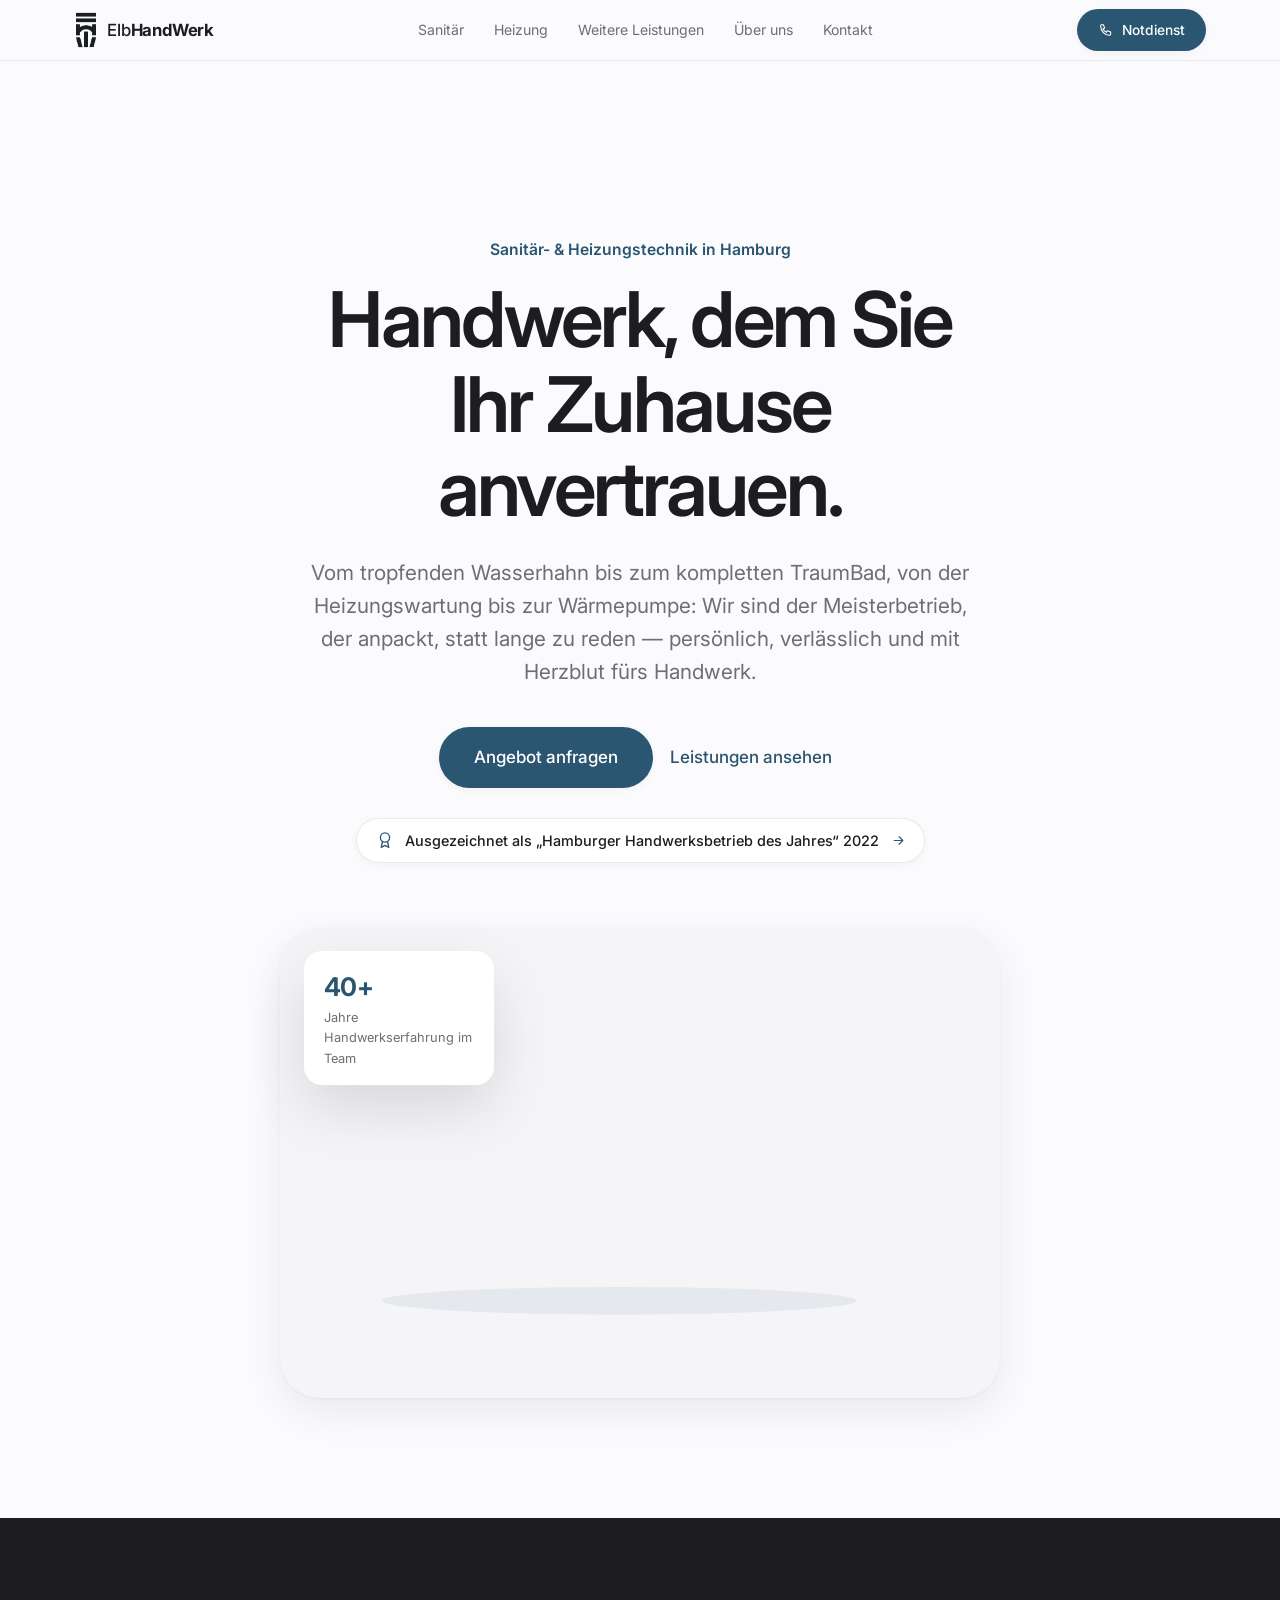
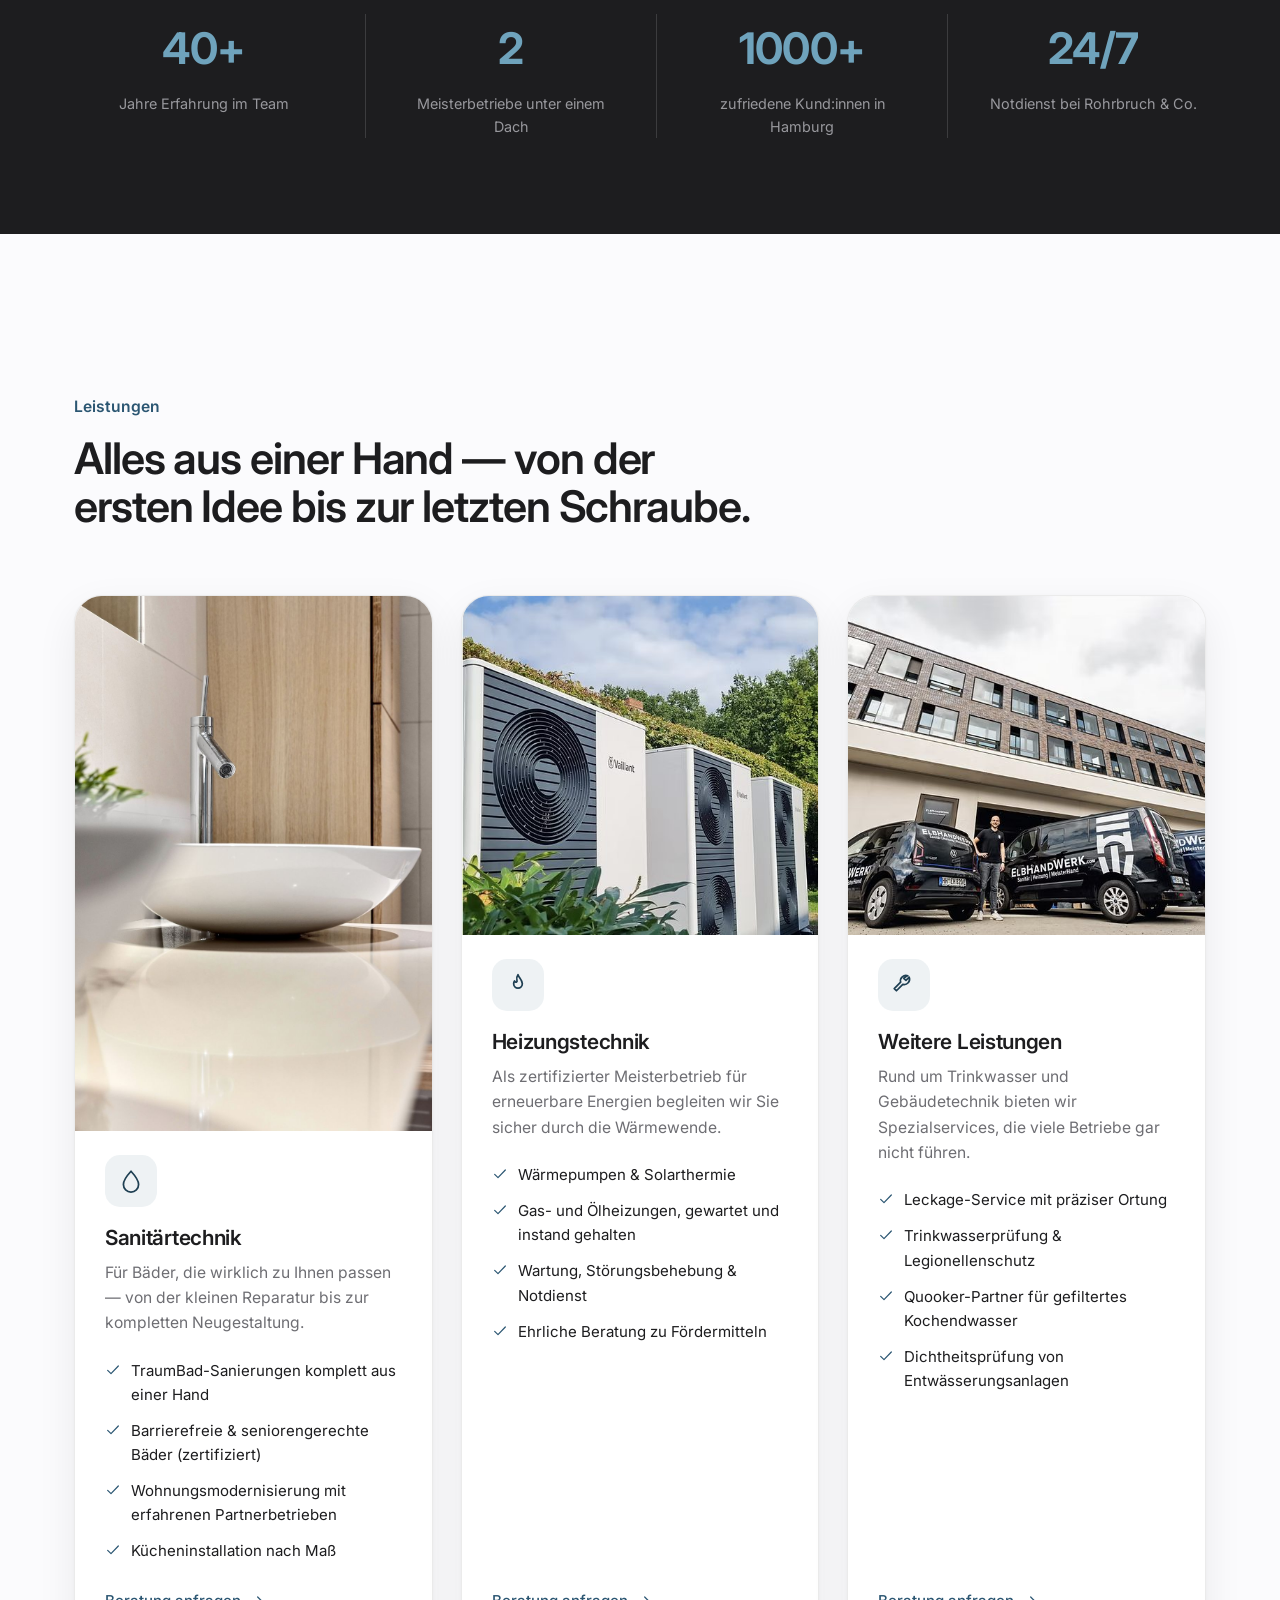
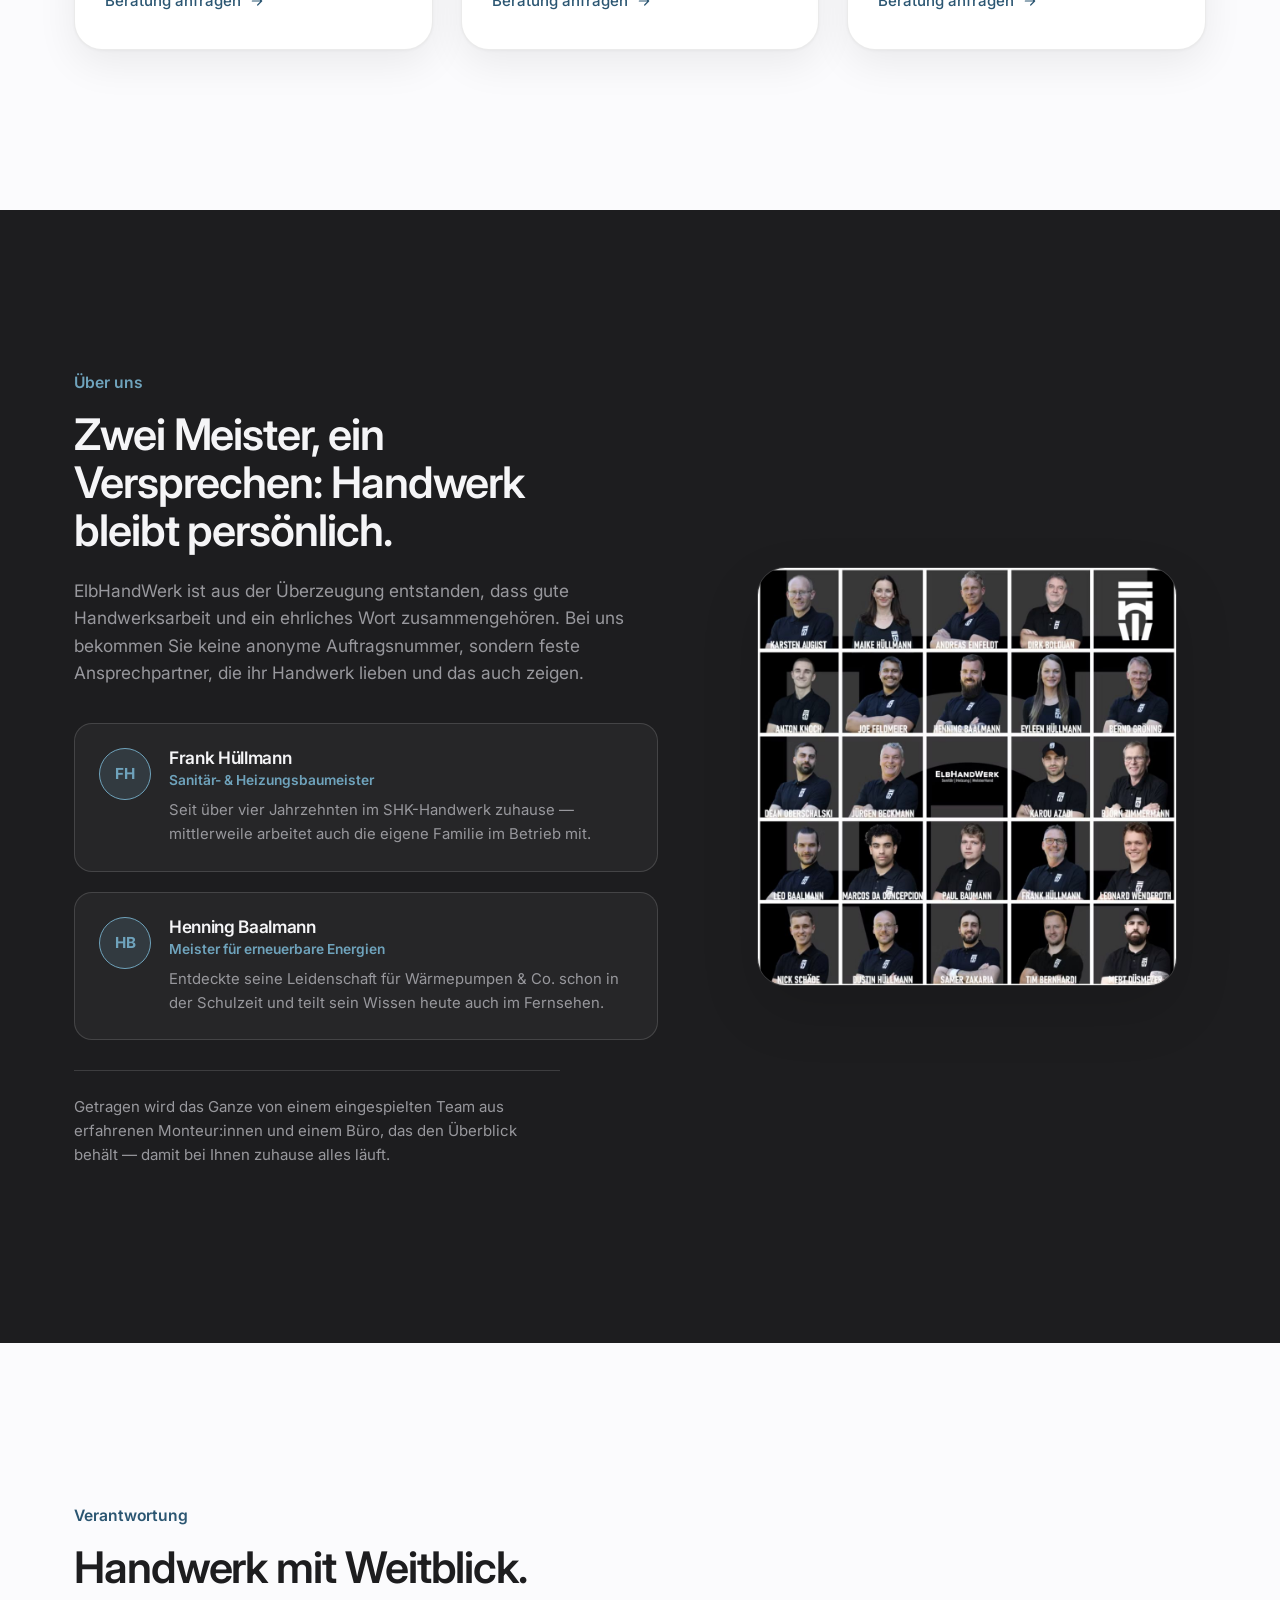
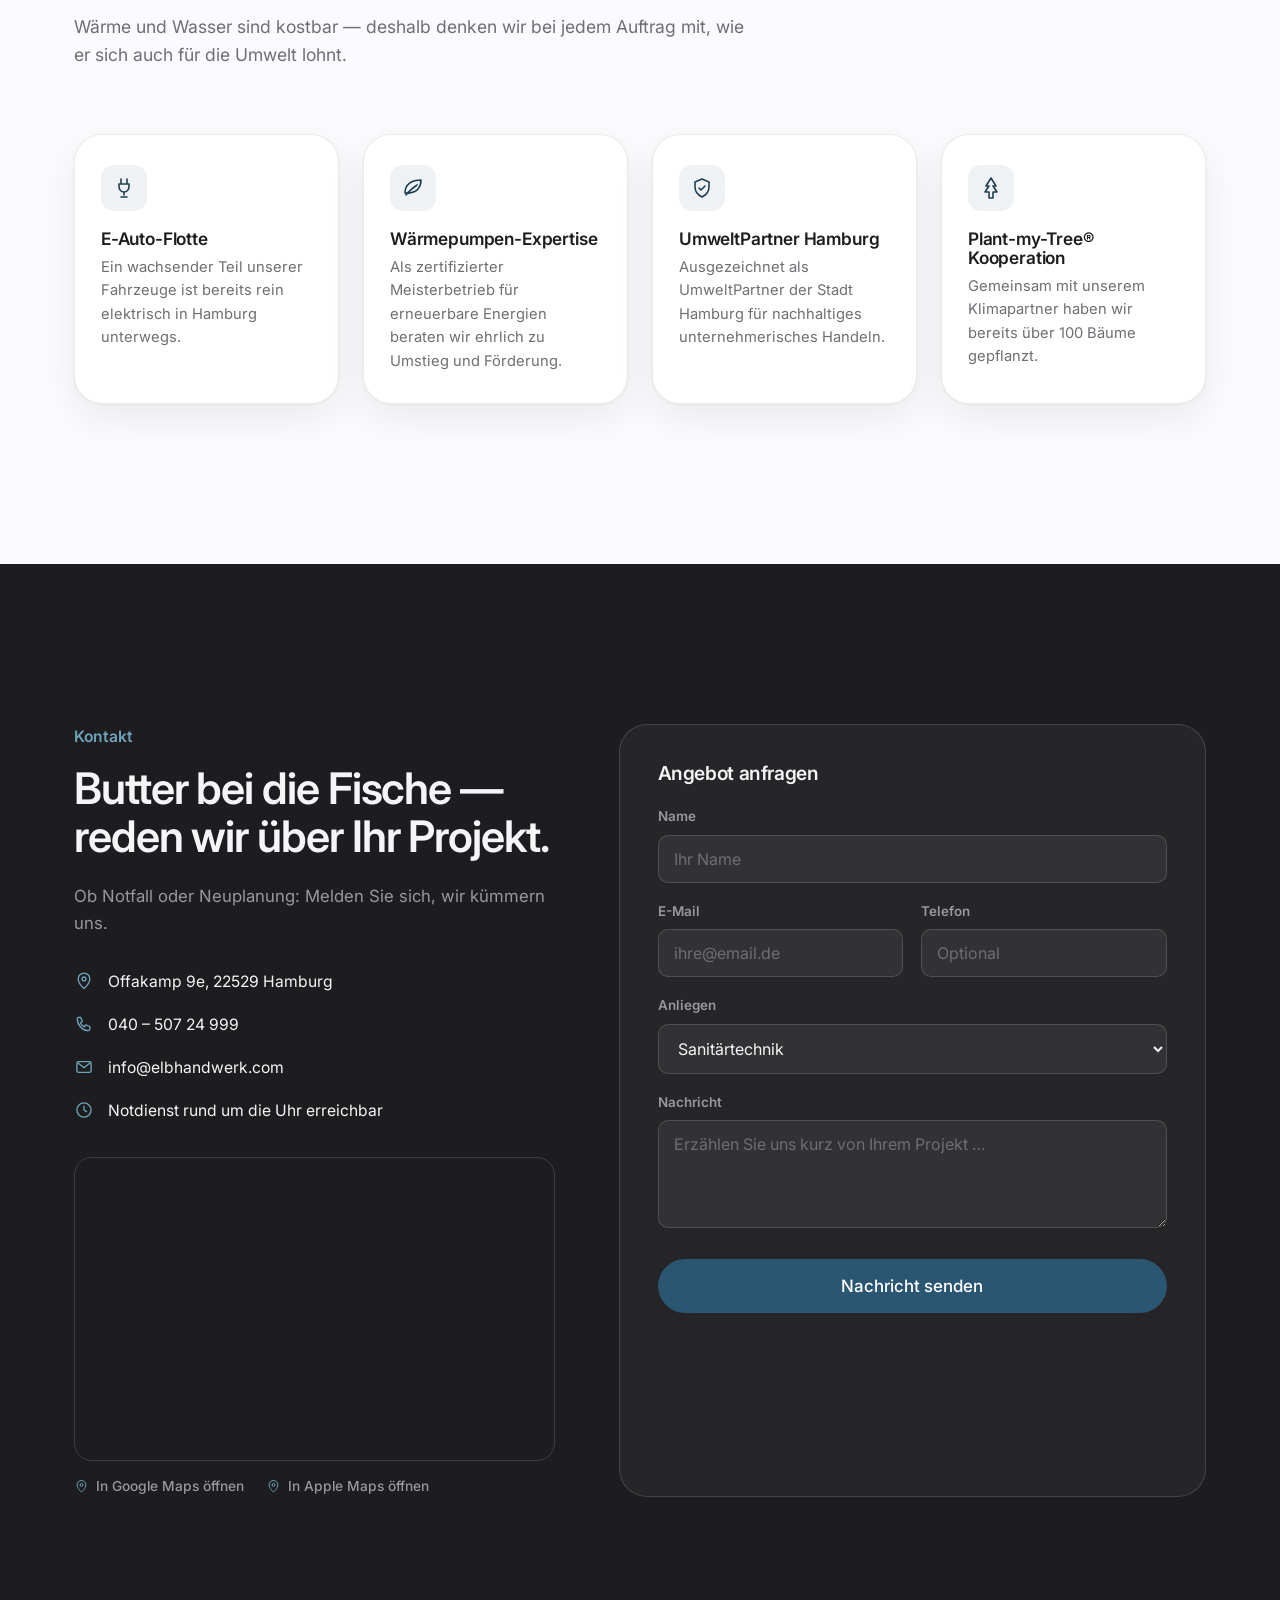
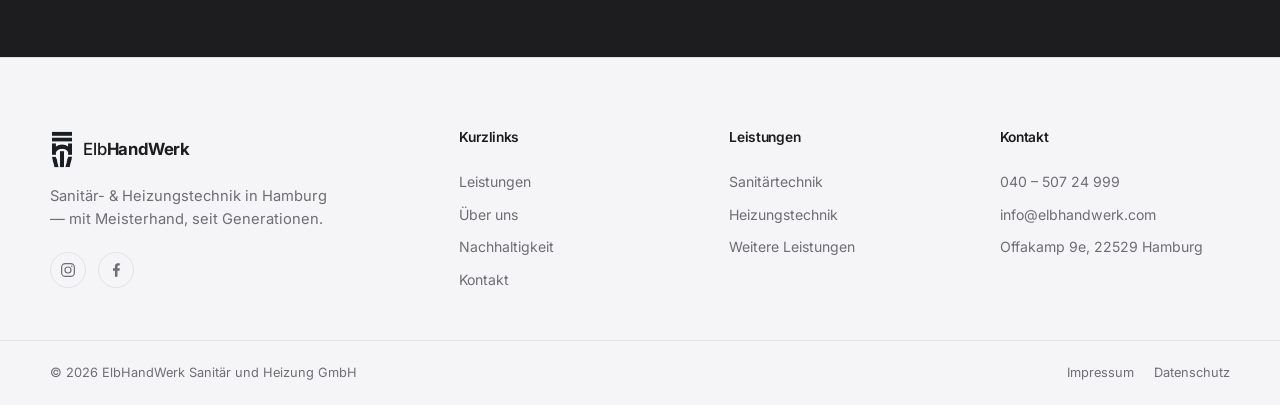
<file: index.html>
<!DOCTYPE html>
<html lang="de">
<head>
<meta charset="UTF-8">
<meta name="viewport" content="width=device-width, initial-scale=1.0">
<title>ElbHandWerk — Sanitär &amp; Heizung Meisterbetrieb in Hamburg</title>
<meta name="description" content="ElbHandWerk: Ihr Sanitär- und Heizungsbetrieb in Hamburg. TraumBad-Sanierungen, Wärmepumpen, Notdienst und mehr — persönlich, zuverlässig, aus einer Hand.">
<link rel="preconnect" href="https://fonts.googleapis.com">
<link rel="preconnect" href="https://fonts.gstatic.com" crossorigin>
<link href="https://fonts.googleapis.com/css2?family=Inter:wght@400;500;600;700&display=swap" rel="stylesheet">
<link rel="stylesheet" href="styles.css">
</head>
<body>

<!-- ============ SVG ICON SPRITE ============ -->
<svg style="display:none" aria-hidden="true">
  <defs>
    <symbol id="icon-droplet" viewBox="0 0 24 24"><path d="M12 3s7 7.6 7 12.2A7 7 0 0 1 5 15.2C5 10.6 12 3 12 3Z" fill="none" stroke="currentColor" stroke-width="1.6" stroke-linejoin="round"/></symbol>
    <symbol id="icon-flame" viewBox="0 0 24 24"><path d="M12 2.5c1 3 4 4.7 4 8.3a4 4 0 1 1-8 0c0-1 .3-1.8.8-2.6.4.9 1.2 1.4 1.9 1 .6-.3.5-1 .3-1.7C10.5 6 11 4 12 2.5Z" fill="none" stroke="currentColor" stroke-width="1.6" stroke-linejoin="round"/></symbol>
    <symbol id="icon-wrench" viewBox="0 0 24 24"><path d="M15.5 3.5a5 5 0 0 0-6.6 5.9L3 15.3l2 2 5.9-5.9a5 5 0 0 0 5.9-6.6l-3 3-2-2 3-2.3Z" fill="none" stroke="currentColor" stroke-width="1.6" stroke-linejoin="round" stroke-linecap="round"/></symbol>
    <symbol id="icon-leaf" viewBox="0 0 24 24"><path d="M20 4c-9 0-16 4-16 13 0 0 9 1 13-4 3-3.6 3-9 3-9Z" fill="none" stroke="currentColor" stroke-width="1.6" stroke-linejoin="round"/><path d="M5 19c3-4 6-6.5 11-10" fill="none" stroke="currentColor" stroke-width="1.6" stroke-linecap="round"/></symbol>
    <symbol id="icon-plug" viewBox="0 0 24 24"><path d="M9 3v5M15 3v5M7 8h10v3a5 5 0 0 1-5 5v0a5 5 0 0 1-5-5V8Z" fill="none" stroke="currentColor" stroke-width="1.6" stroke-linecap="round" stroke-linejoin="round"/><path d="M12 16v3M9 21h6" stroke="currentColor" stroke-width="1.6" stroke-linecap="round"/></symbol>
    <symbol id="icon-shield" viewBox="0 0 24 24"><path d="M12 3l7 3v5c0 5-3 8-7 10-4-2-7-5-7-10V6l7-3Z" fill="none" stroke="currentColor" stroke-width="1.6" stroke-linejoin="round"/><path d="M9 12l2 2 4-4" fill="none" stroke="currentColor" stroke-width="1.6" stroke-linecap="round" stroke-linejoin="round"/></symbol>
    <symbol id="icon-tree" viewBox="0 0 24 24"><path d="M12 2 7 10h3l-4 6h4v6h4v-6h4l-4-6h3L12 2Z" fill="none" stroke="currentColor" stroke-width="1.6" stroke-linejoin="round"/></symbol>
    <symbol id="icon-check" viewBox="0 0 24 24"><path d="M4 12.5l5 5L20 6" fill="none" stroke="currentColor" stroke-width="1.8" stroke-linecap="round" stroke-linejoin="round"/></symbol>
    <symbol id="icon-phone" viewBox="0 0 24 24"><path d="M5 4h3l2 5-2.5 1.5a11 11 0 0 0 5 5L14 13l5 2v3a2 2 0 0 1-2 2C10.5 20 4 13.5 4 6a2 2 0 0 1 1-2Z" fill="none" stroke="currentColor" stroke-width="1.6" stroke-linejoin="round"/></symbol>
    <symbol id="icon-mail" viewBox="0 0 24 24"><rect x="3.5" y="5.5" width="17" height="13" rx="2" fill="none" stroke="currentColor" stroke-width="1.6"/><path d="M4.5 7l7.5 6 7.5-6" fill="none" stroke="currentColor" stroke-width="1.6" stroke-linecap="round" stroke-linejoin="round"/></symbol>
    <symbol id="icon-pin" viewBox="0 0 24 24"><path d="M12 21s7-6.4 7-11.5A7 7 0 0 0 5 9.5C5 14.6 12 21 12 21Z" fill="none" stroke="currentColor" stroke-width="1.6" stroke-linejoin="round"/><circle cx="12" cy="9.5" r="2.3" fill="none" stroke="currentColor" stroke-width="1.6"/></symbol>
    <symbol id="icon-menu" viewBox="0 0 24 24"><path d="M4 6h16M4 12h16M4 18h16" stroke="currentColor" stroke-width="1.8" stroke-linecap="round"/></symbol>
    <symbol id="icon-close" viewBox="0 0 24 24"><path d="M5 5l14 14M19 5L5 19" stroke="currentColor" stroke-width="1.8" stroke-linecap="round"/></symbol>
    <symbol id="icon-arrow" viewBox="0 0 24 24"><path d="M5 12h14M13 6l6 6-6 6" fill="none" stroke="currentColor" stroke-width="1.8" stroke-linecap="round" stroke-linejoin="round"/></symbol>
    <symbol id="icon-award" viewBox="0 0 24 24"><circle cx="12" cy="9" r="5.5" fill="none" stroke="currentColor" stroke-width="1.6"/><path d="M9 13.5 7.5 21l4.5-2.5 4.5 2.5-1.5-7.5" fill="none" stroke="currentColor" stroke-width="1.6" stroke-linejoin="round"/></symbol>
    <symbol id="icon-instagram" viewBox="0 0 24 24"><rect x="3.5" y="3.5" width="17" height="17" rx="5" fill="none" stroke="currentColor" stroke-width="1.6"/><circle cx="12" cy="12" r="4" fill="none" stroke="currentColor" stroke-width="1.6"/><circle cx="17" cy="7" r="1" fill="currentColor"/></symbol>
    <symbol id="icon-facebook" viewBox="0 0 24 24"><path d="M14 21v-8h2.7l.4-3.3H14V7.6c0-1 .3-1.6 1.7-1.6H17V3.1C16.6 3 15.7 3 14.6 3 12.2 3 10.6 4.4 10.6 7v2.7H8V13h2.6v8H14Z" fill="currentColor"/></symbol>
    <symbol id="icon-clock" viewBox="0 0 24 24"><circle cx="12" cy="12" r="8.5" fill="none" stroke="currentColor" stroke-width="1.6"/><path d="M12 7.5V12l3 2" fill="none" stroke="currentColor" stroke-width="1.6" stroke-linecap="round" stroke-linejoin="round"/></symbol>
  </defs>
</svg>

<!-- ============ HEADER ============ -->
<header class="site-header" id="site-header">
  <div class="container header-inner">
    <a href="#top" class="logo" aria-label="ElbHandWerk Startseite">
      <img class="logo-mark" src="images/eh-symbol-black.png" alt="" aria-hidden="true">
      <span class="logo-text">Elb<strong>HandWerk</strong></span>
    </a>

    <nav class="main-nav" id="main-nav" aria-label="Hauptnavigation">
      <a href="#sanitaer">Sanitär</a>
      <a href="#heizung">Heizung</a>
      <a href="#weitere-leistungen">Weitere Leistungen</a>
      <a href="#ueber-uns">Über uns</a>
      <a href="#kontakt">Kontakt</a>
    </nav>

    <div class="header-actions">
      <a href="tel:+494050724999" class="btn btn-accent btn-sm header-phone">
        <svg width="16" height="16"><use href="#icon-phone"/></svg>
        <span class="header-phone-label">Notdienst</span>
        <span class="header-phone-number">040&nbsp;–&nbsp;507&nbsp;24&nbsp;999</span>
      </a>
      <button class="nav-toggle" id="nav-toggle" aria-label="Menü öffnen" aria-expanded="false" aria-controls="main-nav">
        <svg width="24" height="24"><use href="#icon-menu"/></svg>
      </button>
    </div>
  </div>
</header>

<main id="top">

  <!-- ============ HERO ============ -->
  <section class="hero">
    <div class="container hero-inner">
      <div class="hero-copy reveal">
        <p class="eyebrow">Sanitär- &amp; Heizungstechnik in Hamburg</p>
        <h1>Handwerk, dem Sie<br> Ihr Zuhause anvertrauen.</h1>
        <p class="hero-lead">
          Vom tropfenden Wasserhahn bis zum kompletten TraumBad, von der Heizungswartung
          bis zur Wärmepumpe: Wir sind der Meisterbetrieb, der anpackt, statt lange zu reden —
          persönlich, verlässlich und mit Herzblut fürs Handwerk.
        </p>
        <div class="hero-actions">
          <a href="#kontakt" class="btn btn-accent btn-lg">Angebot anfragen</a>
          <a href="#leistungen" class="btn btn-outline btn-lg">Leistungen ansehen</a>
        </div>
        <a href="auszeichnung.html" class="hero-award">
          <svg width="20" height="20"><use href="#icon-award"/></svg>
          <span>Ausgezeichnet als „Hamburger Handwerksbetrieb des Jahres“ 2022</span>
          <svg width="15" height="15" class="hero-award-arrow"><use href="#icon-arrow"/></svg>
        </a>
      </div>

      <div class="hero-visual reveal" aria-hidden="true">
        <div class="hero-graphic">
          <svg viewBox="0 0 440 260" class="hero-svg">
            <ellipse cx="205" cy="230" rx="172" ry="10" fill="var(--accent-soft)"/>
            <g class="van">
              <g class="van-body">
                <path d="M56,196 L56,118 Q56,98 76,98 L268,98 Q300,98 316,116 L338,140 Q356,140 366,156 Q378,176 372,196 L340,196 Q332,178 312,178 Q292,178 284,196 L120,196 Q112,178 92,178 Q72,178 64,196 Z" fill="var(--dark)"/>
                <polygon points="300,104 332,120 336,138 306,138" fill="var(--bg)" opacity="0.92"/>
                <rect x="292" y="98" width="10" height="6" rx="2" fill="var(--dark)"/>
                <rect x="350" y="168" width="16" height="9" rx="4" fill="var(--accent-tint)"/>
                <line x1="342" y1="186" x2="362" y2="186" stroke="var(--dark-alt)" stroke-width="2" opacity="0.6" stroke-linecap="round"/>
                <line x1="210" y1="98" x2="210" y2="196" stroke="var(--dark-alt)" stroke-width="1.5" opacity="0.5"/>
                <line x1="56" y1="150" x2="340" y2="150" stroke="var(--dark-alt)" stroke-width="1.5" opacity="0.4"/>
                <rect x="227" y="149" width="7" height="2.4" rx="1" fill="var(--bg-soft)" opacity="0.5"/>
                <text x="163" y="128" text-anchor="middle" font-family="var(--font-head)" font-size="18" font-weight="700" fill="var(--bg)">ElbHandWerk</text>
                <text x="163" y="144" text-anchor="middle" font-family="var(--font-body)" font-size="7.5" font-weight="600" letter-spacing="0.4" fill="var(--accent-tint)">SANITÄR · HEIZUNG · MEISTERHAND</text>
                <g class="wheel" style="transform-origin: center;">
                  <circle cx="92" cy="205" r="29" fill="var(--dark)"/>
                  <circle cx="92" cy="205" r="11" fill="var(--bg-soft)"/>
                  <line x1="92" y1="205" x2="92" y2="180" stroke="var(--dark)" stroke-width="4" stroke-linecap="round"/>
                  <line x1="92" y1="205" x2="113" y2="218" stroke="var(--dark)" stroke-width="4" stroke-linecap="round"/>
                  <line x1="92" y1="205" x2="71" y2="218" stroke="var(--dark)" stroke-width="4" stroke-linecap="round"/>
                </g>
                <g class="wheel" style="transform-origin: center;">
                  <circle cx="312" cy="205" r="29" fill="var(--dark)"/>
                  <circle cx="312" cy="205" r="11" fill="var(--bg-soft)"/>
                  <line x1="312" y1="205" x2="312" y2="180" stroke="var(--dark)" stroke-width="4" stroke-linecap="round"/>
                  <line x1="312" y1="205" x2="333" y2="218" stroke="var(--dark)" stroke-width="4" stroke-linecap="round"/>
                  <line x1="312" y1="205" x2="291" y2="218" stroke="var(--dark)" stroke-width="4" stroke-linecap="round"/>
                </g>
              </g>
            </g>
          </svg>
          <div class="hero-float-card">
            <span class="hero-float-num">40+</span>
            <span class="hero-float-label">Jahre Handwerkserfahrung im Team</span>
          </div>
        </div>
      </div>
    </div>
  </section>

  <!-- ============ TRUST / STATS BAR ============ -->
  <section class="stats-band">
    <div class="container stats-grid">
      <div class="stat reveal">
        <span class="stat-num">40+</span>
        <span class="stat-label">Jahre Erfahrung im Team</span>
      </div>
      <div class="stat reveal">
        <span class="stat-num">2</span>
        <span class="stat-label">Meisterbetriebe unter einem Dach</span>
      </div>
      <div class="stat reveal">
        <span class="stat-num">1000+</span>
        <span class="stat-label">zufriedene Kund:innen in Hamburg</span>
      </div>
      <div class="stat reveal">
        <span class="stat-num">24/7</span>
        <span class="stat-label">Notdienst bei Rohrbruch &amp; Co.</span>
      </div>
    </div>
  </section>

  <!-- ============ LEISTUNGEN ============ -->
  <section class="services" id="leistungen">
    <div class="container">
      <div class="section-head reveal">
        <p class="eyebrow">Leistungen</p>
        <h2>Alles aus einer Hand — von der ersten Idee bis zur letzten Schraube.</h2>
      </div>

      <div class="service-grid">
        <article class="service-card has-image reveal" id="sanitaer">
          <div class="service-card-img">
            <img src="images/sanitaertechnik.jpg" alt="Modernes Aufsatzwaschbecken mit Armatur in einem hochwertig sanierten Bad" loading="lazy">
          </div>
          <div class="service-icon"><svg width="26" height="26"><use href="#icon-droplet"/></svg></div>
          <h3>Sanitärtechnik</h3>
          <p>Für Bäder, die wirklich zu Ihnen passen — von der kleinen Reparatur bis zur kompletten Neugestaltung.</p>
          <ul class="service-list">
            <li><svg width="16" height="16"><use href="#icon-check"/></svg>TraumBad-Sanierungen komplett aus einer Hand</li>
            <li><svg width="16" height="16"><use href="#icon-check"/></svg>Barrierefreie &amp; seniorengerechte Bäder (zertifiziert)</li>
            <li><svg width="16" height="16"><use href="#icon-check"/></svg>Wohnungsmodernisierung mit erfahrenen Partnerbetrieben</li>
            <li><svg width="16" height="16"><use href="#icon-check"/></svg>Küchen­installation nach Maß</li>
          </ul>
          <a href="#kontakt" class="card-link">Beratung anfragen <svg width="16" height="16"><use href="#icon-arrow"/></svg></a>
        </article>

        <article class="service-card has-image reveal" id="heizung">
          <div class="service-card-img">
            <img src="images/waermepumpe-vaillant.jpg" alt="Reihe von Vaillant Wärmepumpen-Außeneinheiten vor einer Hecke" loading="lazy">
          </div>
          <div class="service-icon"><svg width="26" height="26"><use href="#icon-flame"/></svg></div>
          <h3>Heizungstechnik</h3>
          <p>Als zertifizierter Meisterbetrieb für erneuerbare Energien begleiten wir Sie sicher durch die Wärmewende.</p>
          <ul class="service-list">
            <li><svg width="16" height="16"><use href="#icon-check"/></svg>Wärmepumpen &amp; Solarthermie</li>
            <li><svg width="16" height="16"><use href="#icon-check"/></svg>Gas- und Ölheizungen, gewartet und instand gehalten</li>
            <li><svg width="16" height="16"><use href="#icon-check"/></svg>Wartung, Störungsbehebung &amp; Notdienst</li>
            <li><svg width="16" height="16"><use href="#icon-check"/></svg>Ehrliche Beratung zu Fördermitteln</li>
          </ul>
          <a href="#kontakt" class="card-link">Beratung anfragen <svg width="16" height="16"><use href="#icon-arrow"/></svg></a>
        </article>

        <article class="service-card has-image reveal" id="weitere-leistungen">
          <div class="service-card-img">
            <img src="images/weitere-leistungen.jpg" alt="Fachgerechte Wartungs- und Installationsarbeiten im Detail" loading="lazy">
          </div>
          <div class="service-icon"><svg width="26" height="26"><use href="#icon-wrench"/></svg></div>
          <h3>Weitere Leistungen</h3>
          <p>Rund um Trinkwasser und Gebäudetechnik bieten wir Spezialservices, die viele Betriebe gar nicht führen.</p>
          <ul class="service-list">
            <li><svg width="16" height="16"><use href="#icon-check"/></svg>Leckage-Service mit präziser Ortung</li>
            <li><svg width="16" height="16"><use href="#icon-check"/></svg>Trinkwasserprüfung &amp; Legionellenschutz</li>
            <li><svg width="16" height="16"><use href="#icon-check"/></svg>Quooker-Partner für gefiltertes Kochendwasser</li>
            <li><svg width="16" height="16"><use href="#icon-check"/></svg>Dichtheitsprüfung von Entwässerungsanlagen</li>
          </ul>
          <a href="#kontakt" class="card-link">Beratung anfragen <svg width="16" height="16"><use href="#icon-arrow"/></svg></a>
        </article>
      </div>
    </div>
  </section>

  <!-- ============ ÜBER UNS ============ -->
  <section class="about" id="ueber-uns">
    <div class="container about-inner">
      <div class="about-copy reveal">
        <p class="eyebrow eyebrow-light">Über uns</p>
        <h2>Zwei Meister, ein Versprechen: Handwerk bleibt persönlich.</h2>
        <p class="about-lead">
          ElbHandWerk ist aus der Überzeugung entstanden, dass gute Handwerksarbeit und
          ein ehrliches Wort zusammengehören. Bei uns bekommen Sie keine anonyme Auftragsnummer,
          sondern feste Ansprechpartner, die ihr Handwerk lieben und das auch zeigen.
        </p>

        <div class="founders">
          <div class="founder-card">
            <div class="founder-avatar">FH</div>
            <div>
              <h3>Frank Hüllmann</h3>
              <p class="founder-role">Sanitär- &amp; Heizungsbaumeister</p>
              <p>Seit über vier Jahrzehnten im SHK-Handwerk zuhause — mittlerweile arbeitet auch die eigene Familie im Betrieb mit.</p>
            </div>
          </div>
          <div class="founder-card">
            <div class="founder-avatar">HB</div>
            <div>
              <h3>Henning Baalmann</h3>
              <p class="founder-role">Meister für erneuerbare Energien</p>
              <p>Entdeckte seine Leidenschaft für Wärmepumpen &amp; Co. schon in der Schulzeit und teilt sein Wissen heute auch im Fernsehen.</p>
            </div>
          </div>
        </div>

        <p class="about-footnote">
          Getragen wird das Ganze von einem eingespielten Team aus erfahrenen Monteur:innen und
          einem Büro, das den Überblick behält — damit bei Ihnen zuhause alles läuft.
        </p>
      </div>

      <div class="about-visual reveal">
        <div class="about-photo">
          <img src="images/team.jpg" alt="Das ElbHandWerk Team in Portraitaufnahmen, darunter Frank Hüllmann und Henning Baalmann" loading="lazy">
        </div>
      </div>
    </div>
  </section>

  <!-- ============ NACHHALTIGKEIT ============ -->
  <section class="sustainability" id="nachhaltigkeit">
    <div class="container">
      <div class="section-head reveal">
        <p class="eyebrow">Verantwortung</p>
        <h2>Handwerk mit Weitblick.</h2>
        <p class="section-lead">
          Wärme und Wasser sind kostbar — deshalb denken wir bei jedem Auftrag mit,
          wie er sich auch für die Umwelt lohnt.
        </p>
      </div>

      <div class="sustain-grid">
        <div class="sustain-item reveal">
          <div class="sustain-icon"><svg width="24" height="24"><use href="#icon-plug"/></svg></div>
          <h3>E-Auto-Flotte</h3>
          <p>Ein wachsender Teil unserer Fahrzeuge ist bereits rein elektrisch in Hamburg unterwegs.</p>
        </div>
        <div class="sustain-item reveal">
          <div class="sustain-icon"><svg width="24" height="24"><use href="#icon-leaf"/></svg></div>
          <h3>Wärmepumpen-Expertise</h3>
          <p>Als zertifizierter Meisterbetrieb für erneuerbare Energien beraten wir ehrlich zu Umstieg und Förderung.</p>
        </div>
        <div class="sustain-item reveal">
          <div class="sustain-icon"><svg width="24" height="24"><use href="#icon-shield"/></svg></div>
          <h3>UmweltPartner Hamburg</h3>
          <p>Ausgezeichnet als UmweltPartner der Stadt Hamburg für nachhaltiges unternehmerisches Handeln.</p>
        </div>
        <div class="sustain-item reveal">
          <div class="sustain-icon"><svg width="24" height="24"><use href="#icon-tree"/></svg></div>
          <h3>Plant-my-Tree® Kooperation</h3>
          <p>Gemeinsam mit unserem Klimapartner haben wir bereits über 100 Bäume gepflanzt.</p>
        </div>
      </div>
    </div>
  </section>

  <!-- ============ KONTAKT ============ -->
  <section class="contact" id="kontakt">
    <div class="container contact-inner">
      <div class="contact-info reveal">
        <p class="eyebrow eyebrow-light">Kontakt</p>
        <h2>Butter bei die Fische — <br>reden wir über Ihr Projekt.</h2>
        <p class="contact-lead">
          Ob Notfall oder Neuplanung: Melden Sie sich, wir kümmern uns.
        </p>

        <ul class="contact-list">
          <li>
            <svg width="20" height="20"><use href="#icon-pin"/></svg>
            <span>Offakamp 9e, 22529 Hamburg</span>
          </li>
          <li>
            <svg width="20" height="20"><use href="#icon-phone"/></svg>
            <a href="tel:+494050724999">040 – 507 24 999</a>
          </li>
          <li>
            <svg width="20" height="20"><use href="#icon-mail"/></svg>
            <a href="mailto:info@elbhandwerk.com">info@elbhandwerk.com</a>
          </li>
          <li>
            <svg width="20" height="20"><use href="#icon-clock"/></svg>
            <span>Notdienst rund um die Uhr erreichbar</span>
          </li>
        </ul>

        <div class="map-card">
          <iframe
            src="https://www.google.com/maps?q=Offakamp+9e,+22529+Hamburg&output=embed"
            title="ElbHandWerk auf der Karte: Offakamp 9e, 22529 Hamburg"
            loading="lazy"
            referrerpolicy="no-referrer-when-downgrade"
            allowfullscreen>
          </iframe>
        </div>
        <div class="map-links">
          <a href="https://www.google.com/maps/search/?api=1&query=Offakamp+9e,+22529+Hamburg" target="_blank" rel="noopener">
            <svg width="15" height="15"><use href="#icon-pin"/></svg>
            In Google Maps öffnen
          </a>
          <a href="https://maps.apple.com/?address=Offakamp+9e,+22529+Hamburg&q=ElbHandWerk" target="_blank" rel="noopener">
            <svg width="15" height="15"><use href="#icon-pin"/></svg>
            In Apple Maps öffnen
          </a>
        </div>
      </div>

      <form class="contact-form reveal" id="contact-form" novalidate>
        <h3>Angebot anfragen</h3>
        <div class="form-row">
          <label for="name">Name</label>
          <input type="text" id="name" name="name" placeholder="Ihr Name" required>
        </div>
        <div class="form-row form-row-split">
          <div>
            <label for="email">E-Mail</label>
            <input type="email" id="email" name="email" placeholder="ihre@email.de" required>
          </div>
          <div>
            <label for="phone">Telefon</label>
            <input type="tel" id="phone" name="phone" placeholder="Optional">
          </div>
        </div>
        <div class="form-row">
          <label for="topic">Anliegen</label>
          <select id="topic" name="topic">
            <option>Sanitärtechnik</option>
            <option>Heizungstechnik</option>
            <option>Notdienst</option>
            <option>Sonstiges</option>
          </select>
        </div>
        <div class="form-row">
          <label for="message">Nachricht</label>
          <textarea id="message" name="message" rows="4" placeholder="Erzählen Sie uns kurz von Ihrem Projekt …" required></textarea>
        </div>
        <button type="submit" class="btn btn-accent btn-lg form-submit">Nachricht senden</button>
        <p class="form-note" id="form-note" role="status" aria-live="polite"></p>
      </form>
    </div>
  </section>

</main>

<!-- ============ FOOTER ============ -->
<footer class="site-footer">
  <div class="container footer-inner">
    <div class="footer-brand">
      <a href="#top" class="logo">
        <img class="logo-mark" src="images/eh-symbol-black.png" alt="" aria-hidden="true">
        <span class="logo-text">Elb<strong>HandWerk</strong></span>
      </a>
      <p>Sanitär- &amp; Heizungstechnik in Hamburg — mit Meisterhand, seit Generationen.</p>
      <div class="footer-social">
        <a href="https://www.instagram.com/elbhandwerk2020/" target="_blank" rel="noopener" aria-label="ElbHandWerk auf Instagram">
          <svg width="18" height="18"><use href="#icon-instagram"/></svg>
        </a>
        <a href="#" aria-label="ElbHandWerk auf Facebook">
          <svg width="18" height="18"><use href="#icon-facebook"/></svg>
        </a>
      </div>
    </div>

    <div class="footer-col">
      <h4>Kurzlinks</h4>
      <a href="#leistungen">Leistungen</a>
      <a href="#ueber-uns">Über uns</a>
      <a href="#nachhaltigkeit">Nachhaltigkeit</a>
      <a href="#kontakt">Kontakt</a>
    </div>

    <div class="footer-col">
      <h4>Leistungen</h4>
      <a href="#sanitaer">Sanitärtechnik</a>
      <a href="#heizung">Heizungstechnik</a>
      <a href="#weitere-leistungen">Weitere Leistungen</a>
    </div>

    <div class="footer-col">
      <h4>Kontakt</h4>
      <a href="tel:+494050724999">040 – 507 24 999</a>
      <a href="mailto:info@elbhandwerk.com">info@elbhandwerk.com</a>
      <span>Offakamp 9e, 22529 Hamburg</span>
    </div>
  </div>

  <div class="footer-bottom">
    <div class="container footer-bottom-inner">
      <span>© <span id="year"></span> ElbHandWerk Sanitär und Heizung GmbH</span>
      <div class="footer-legal">
        <a href="#">Impressum</a>
        <a href="#">Datenschutz</a>
      </div>
    </div>
  </div>
</footer>

<script src="script.js"></script>
</body>
</html>
</file>
<file: styles.css>
/* ==================================================
   ElbHandWerk — Design Tokens
   ================================================== */
:root {
  --bg: #FBFBFD;
  --bg-soft: #F5F5F7;
  --panel: #FFFFFF;
  --dark: #1D1D1F;
  --dark-alt: #2C2C2E;
  --dark-border: rgba(255,255,255,0.14);
  --light-border: rgba(0,0,0,0.08);

  --accent: #2B5672;
  --accent-dark: #1E3F52;
  --accent-tint: #6FA3BC;
  --accent-soft: rgba(43, 86, 114, 0.08);
  --accent-soft-dark: rgba(111, 163, 188, 0.16);

  --text: #1D1D1F;
  --text-muted: #6E6E73;
  --text-on-dark: #F5F5F7;
  --text-on-dark-muted: #98989D;

  --radius-sm: 10px;
  --radius-md: 18px;
  --radius-lg: 28px;
  --radius-pill: 980px;

  --shadow-sm: 0 2px 8px rgba(0,0,0,0.045);
  --shadow-md: 0 24px 60px rgba(0,0,0,0.12);
  --shadow-card: 0 1px 3px rgba(0,0,0,0.04), 0 14px 40px rgba(0,0,0,0.07);

  --font-head: -apple-system, BlinkMacSystemFont, "SF Pro Display", "SF Pro Text", "Inter", "Helvetica Neue", Arial, sans-serif;
  --font-body: -apple-system, BlinkMacSystemFont, "SF Pro Text", "Inter", "Helvetica Neue", Arial, sans-serif;

  --ease: cubic-bezier(0.16, 1, 0.3, 1);
  --container: 1180px;
}

/* ==================================================
   Reset & Base
   ================================================== */
*, *::before, *::after { box-sizing: border-box; }
html { scroll-behavior: smooth; }
body {
  margin: 0;
  background: var(--bg);
  color: var(--text);
  font-family: var(--font-body);
  font-size: 17px;
  line-height: 1.6;
  -webkit-font-smoothing: antialiased;
  text-rendering: optimizeLegibility;
}
img, svg { display: block; max-width: 100%; }
a { color: inherit; text-decoration: none; }
ul { list-style: none; margin: 0; padding: 0; }
h1, h2, h3, h4 {
  font-family: var(--font-head);
  font-weight: 600;
  line-height: 1.1;
  margin: 0 0 0.5em;
  letter-spacing: -0.02em;
}
p { margin: 0 0 1em; }
button { font-family: inherit; cursor: pointer; }
input, textarea, select { font-family: inherit; font-size: 1rem; }

.container {
  max-width: var(--container);
  margin: 0 auto;
  padding: 0 24px;
}

section { position: relative; }

/* ==================================================
   Reveal animation
   ================================================== */
.reveal {
  opacity: 0;
  transform: translateY(28px) scale(0.985);
  transition: opacity 0.9s var(--ease), transform 0.9s var(--ease);
}
.reveal.is-visible {
  opacity: 1;
  transform: translateY(0) scale(1);
}
@media (prefers-reduced-motion: reduce) {
  .reveal { opacity: 1; transform: none; transition: none; }
}

/* ==================================================
   Buttons
   ================================================== */
.btn {
  display: inline-flex;
  align-items: center;
  gap: 8px;
  font-family: var(--font-head);
  font-weight: 500;
  font-size: 1.0625rem;
  border-radius: var(--radius-pill);
  padding: 15px 30px;
  border: 1.5px solid transparent;
  transition: transform 0.25s var(--ease), box-shadow 0.25s var(--ease), background 0.2s ease, color 0.2s ease, gap 0.2s ease;
  white-space: nowrap;
}
.btn-lg { padding: 16px 34px; font-size: 1.0625rem; }
.btn-sm { padding: 9px 20px; font-size: 0.86rem; }

.btn-accent {
  background: var(--accent);
  color: #fff;
  box-shadow: var(--shadow-sm);
}
.btn-accent:hover {
  background: var(--accent-dark);
  transform: translateY(-1px) scale(1.015);
  box-shadow: var(--shadow-md);
}

.btn-outline {
  background: none;
  border-color: transparent;
  color: var(--accent);
  padding-left: 8px;
  padding-right: 8px;
}
.btn-outline:hover {
  color: var(--accent-dark);
  gap: 12px;
  transform: none;
}

/* ==================================================
   Header
   ================================================== */
.site-header {
  position: sticky;
  top: 0;
  z-index: 100;
  border-bottom: 1px solid var(--light-border);
}
.site-header::before {
  content: "";
  position: absolute;
  inset: 0;
  z-index: -1;
  background: rgba(251, 251, 253, 0.75);
  backdrop-filter: saturate(180%) blur(20px);
  -webkit-backdrop-filter: saturate(180%) blur(20px);
}
.header-inner {
  display: flex;
  align-items: center;
  justify-content: space-between;
  height: 60px;
}

.logo {
  display: flex;
  align-items: center;
  gap: 9px;
}
.logo-mark {
  width: 24px;
  height: auto;
  flex-shrink: 0;
  object-fit: contain;
}
.logo-text {
  font-family: var(--font-head);
  font-size: 1.05rem;
  font-weight: 500;
  color: var(--text);
  letter-spacing: -0.01em;
}
.logo-text strong { font-weight: 700; }

.main-nav {
  display: flex;
  gap: 30px;
}
.main-nav a {
  color: var(--text-muted);
  font-size: 0.88rem;
  font-weight: 400;
  transition: color 0.18s ease;
}
.main-nav a:hover { color: var(--text); }

.header-actions {
  display: flex;
  align-items: center;
  gap: 14px;
}
.header-phone {
  gap: 0;
  overflow: hidden;
}
.header-phone svg { margin-right: 8px; flex-shrink: 0; }
.header-phone-number {
  display: inline-block;
  max-width: 0;
  margin-left: 0;
  overflow: hidden;
  white-space: nowrap;
  opacity: 0;
  transition: max-width 0.35s var(--ease), margin-left 0.35s var(--ease), opacity 0.25s ease;
}
.header-phone:hover .header-phone-number,
.header-phone:focus-visible .header-phone-number {
  max-width: 200px;
  margin-left: 8px;
  opacity: 1;
}

@keyframes phone-pulse {
  0%, 100% { transform: scale(1); }
  20% { transform: scale(1.1); }
  40% { transform: scale(0.96); }
  62% { transform: scale(1.05); }
  80% { transform: scale(1); }
}
.header-phone.pulse {
  animation: phone-pulse 0.7s ease;
}
@media (prefers-reduced-motion: reduce) {
  .header-phone.pulse { animation: none; }
}
.nav-toggle {
  display: none;
  background: none;
  border: none;
  color: var(--text);
  padding: 6px;
}

/* ==================================================
   Hero
   ================================================== */
.hero {
  background: var(--bg);
  padding: 176px 0 120px;
  overflow: hidden;
}
.hero-inner {
  display: flex;
  flex-direction: column;
  align-items: center;
  gap: 64px;
}
.hero-copy {
  display: flex;
  flex-direction: column;
  align-items: center;
  text-align: center;
  max-width: 760px;
}

.eyebrow {
  font-family: var(--font-head);
  font-size: 0.98rem;
  font-weight: 600;
  color: var(--accent);
  margin-bottom: 16px;
}
.eyebrow-light { color: var(--accent-tint); }

.hero h1 {
  font-size: clamp(2.6rem, 6vw, 5.1rem);
  color: var(--text);
  margin-bottom: 24px;
  letter-spacing: -0.035em;
}

.hero-lead {
  font-size: clamp(1.08rem, 1.8vw, 1.3rem);
  color: var(--text-muted);
  max-width: 52ch;
  margin: 0 auto 38px;
  font-weight: 400;
}

.hero-actions {
  display: flex;
  gap: 8px;
  flex-wrap: wrap;
  justify-content: center;
  margin-bottom: 30px;
}

.hero-award {
  display: flex;
  align-items: center;
  gap: 10px;
  color: var(--text);
  font-size: 0.9rem;
  font-weight: 500;
  background: var(--panel);
  border: 1px solid var(--light-border);
  padding: 10px 18px;
  border-radius: var(--radius-pill);
  width: fit-content;
  box-shadow: var(--shadow-sm);
  transition: transform 0.25s var(--ease), box-shadow 0.25s var(--ease), border-color 0.2s ease;
}
.hero-award svg { color: var(--accent); flex-shrink: 0; }
.hero-award:hover {
  transform: translateY(-1px);
  box-shadow: var(--shadow-md);
  border-color: var(--accent-soft);
}
.hero-award-arrow {
  margin-left: 2px;
  transition: transform 0.18s ease;
}
.hero-award:hover .hero-award-arrow { transform: translateX(3px); }

.hero-visual { display: flex; justify-content: center; width: 100%; }
.hero-graphic {
  position: relative;
  width: 100%;
  max-width: 720px;
  background: var(--bg-soft);
  border-radius: 40px;
  padding: 56px;
  box-shadow: var(--shadow-card);
}
.hero-svg { width: 100%; height: auto; display: block; }

.van {
  transform: translateX(-420px);
  transition: transform 1s cubic-bezier(0.22, 0.61, 0.36, 1);
}
.hero-visual.van-parked .van {
  transform: translateX(0);
}
.van-body { transform: translateY(0); }
.van.settled .van-body {
  animation: van-idle 2.6s ease-in-out infinite;
}
.wheel {
  transform-box: fill-box;
  transform-origin: center;
  transform: rotate(0deg);
  transition: transform 1s cubic-bezier(0.22, 0.61, 0.36, 1);
}
.hero-visual.van-parked .wheel {
  transform: rotate(1080deg);
}
@keyframes van-idle {
  0%, 100% { transform: translateY(0); }
  50% { transform: translateY(-3px); }
}
@media (prefers-reduced-motion: reduce) {
  .van, .wheel { transition: none; }
  .van-body { animation: none !important; }
}

.hero-float-card {
  position: absolute;
  top: 24px;
  left: 24px;
  background: var(--panel);
  border-radius: var(--radius-md);
  padding: 16px 20px;
  box-shadow: var(--shadow-md);
  display: flex;
  flex-direction: column;
  max-width: 190px;
}
.hero-float-num {
  font-family: var(--font-head);
  font-size: 1.6rem;
  font-weight: 700;
  color: var(--accent);
  letter-spacing: -0.02em;
}
.hero-float-label {
  font-size: 0.8rem;
  color: var(--text-muted);
}

/* ==================================================
   Stats band
   ================================================== */
.stats-band {
  background: var(--dark);
  padding: 96px 0;
}
.stats-grid {
  display: grid;
  grid-template-columns: repeat(4, 1fr);
  gap: 32px;
}
.stat {
  display: flex;
  flex-direction: column;
  gap: 8px;
  text-align: center;
  border-left: 1px solid var(--dark-border);
  padding-left: 32px;
}
.stat:first-child { border-left: none; padding-left: 0; }
.stat-num {
  font-family: var(--font-head);
  font-size: clamp(2rem, 3.4vw, 2.75rem);
  font-weight: 700;
  color: var(--accent-tint);
  letter-spacing: -0.02em;
}
.stat-label {
  font-size: 0.9rem;
  color: var(--text-on-dark-muted);
}

/* ==================================================
   Services
   ================================================== */
.services { background: var(--bg); padding: 160px 0; }
.section-head { max-width: 680px; margin-bottom: 64px; }
.section-head h2 {
  font-size: clamp(2rem, 3.4vw, 2.9rem);
  color: var(--text);
  letter-spacing: -0.025em;
}
.section-lead {
  color: var(--text-muted);
  font-size: 1.1rem;
  margin-top: 12px;
}

.service-grid {
  display: grid;
  grid-template-columns: repeat(3, 1fr);
  gap: 28px;
}
.service-card {
  background: var(--panel);
  border-radius: var(--radius-lg);
  padding: 36px 30px;
  box-shadow: var(--shadow-card);
  border: 1px solid var(--light-border);
  display: flex;
  flex-direction: column;
  transition: transform 0.35s var(--ease), box-shadow 0.35s var(--ease);
}
.service-card:hover {
  transform: translateY(-6px);
  box-shadow: var(--shadow-md);
}
.service-card.has-image {
  padding-top: 0;
  overflow: hidden;
}
.service-card-img {
  margin: 0 -30px 24px;
  aspect-ratio: 507 / 332;
}
.service-card-img img {
  width: 100%;
  height: 100%;
  object-fit: cover;
  object-position: center;
}

.service-icon {
  width: 52px;
  height: 52px;
  border-radius: 15px;
  background: var(--accent-soft);
  color: var(--accent-dark);
  display: flex;
  align-items: center;
  justify-content: center;
  margin-bottom: 20px;
}
.service-card h3 {
  font-size: 1.3rem;
  margin-bottom: 10px;
  letter-spacing: -0.015em;
}
.service-card > p {
  color: var(--text-muted);
  font-size: 0.98rem;
}
.service-list {
  display: flex;
  flex-direction: column;
  gap: 12px;
  margin: 8px 0 26px;
}
.service-list li {
  display: flex;
  align-items: flex-start;
  gap: 10px;
  font-size: 0.94rem;
  color: var(--text);
}
.service-list li svg {
  color: var(--accent);
  flex-shrink: 0;
  margin-top: 3px;
}
.card-link {
  margin-top: auto;
  display: inline-flex;
  align-items: center;
  gap: 8px;
  font-weight: 500;
  font-size: 0.94rem;
  color: var(--accent);
  transition: gap 0.18s ease, color 0.18s ease;
}
.card-link:hover { gap: 12px; color: var(--accent-dark); }

/* ==================================================
   About
   ================================================== */
.about { background: var(--dark); padding: 160px 0; color: var(--text-on-dark); }
.about-inner {
  display: grid;
  grid-template-columns: 1.1fr 0.9fr;
  gap: 70px;
  align-items: center;
}
.about h2 {
  font-size: clamp(2rem, 3.4vw, 2.9rem);
  color: var(--text-on-dark);
  max-width: 18ch;
  letter-spacing: -0.025em;
}
.about-lead {
  color: var(--text-on-dark-muted);
  font-size: 1.08rem;
  max-width: 54ch;
}

.founders {
  display: flex;
  flex-direction: column;
  gap: 20px;
  margin: 36px 0 30px;
}
.founder-card {
  display: flex;
  gap: 18px;
  align-items: flex-start;
  padding: 24px;
  background: rgba(255,255,255,0.045);
  border-radius: var(--radius-md);
  border: 1px solid var(--dark-border);
}
.founder-avatar {
  width: 52px;
  height: 52px;
  border-radius: 50%;
  background: var(--accent-soft-dark);
  color: var(--accent-tint);
  border: 1.5px solid var(--accent-tint);
  display: flex;
  align-items: center;
  justify-content: center;
  font-family: var(--font-head);
  font-weight: 700;
  font-size: 0.95rem;
  flex-shrink: 0;
}
.founder-card h3 {
  font-size: 1.08rem;
  color: var(--text-on-dark);
  margin-bottom: 2px;
}
.founder-role {
  font-size: 0.86rem;
  color: var(--accent-tint);
  font-weight: 600;
  margin-bottom: 8px;
}
.founder-card p:last-child {
  font-size: 0.93rem;
  color: var(--text-on-dark-muted);
  margin-bottom: 0;
}

.about-footnote {
  font-size: 0.94rem;
  color: var(--text-on-dark-muted);
  border-top: 1px solid var(--dark-border);
  padding-top: 24px;
  max-width: 54ch;
}

.about-visual { display: flex; justify-content: center; }
.about-photo {
  width: 100%;
  max-width: 420px;
  border-radius: var(--radius-lg);
  overflow: hidden;
  border: 1px solid var(--dark-border);
  box-shadow: var(--shadow-md);
}
.about-photo img {
  width: 100%;
  height: 100%;
  object-fit: cover;
  display: block;
}

/* ==================================================
   Sustainability
   ================================================== */
.sustainability { background: var(--bg); padding: 160px 0; }
.sustain-grid {
  display: grid;
  grid-template-columns: repeat(4, 1fr);
  gap: 24px;
}
.sustain-item {
  background: var(--panel);
  border-radius: var(--radius-lg);
  padding: 30px 26px;
  border: 1px solid var(--light-border);
  box-shadow: var(--shadow-card);
  transition: transform 0.35s var(--ease), box-shadow 0.35s var(--ease);
}
.sustain-item:hover {
  transform: translateY(-5px);
  box-shadow: var(--shadow-md);
}
.sustain-icon {
  width: 46px;
  height: 46px;
  border-radius: 13px;
  background: var(--accent-soft);
  color: var(--accent-dark);
  display: flex;
  align-items: center;
  justify-content: center;
  margin-bottom: 18px;
}
.sustain-item h3 {
  font-size: 1.08rem;
  margin-bottom: 8px;
  letter-spacing: -0.01em;
}
.sustain-item p {
  font-size: 0.92rem;
  color: var(--text-muted);
  margin-bottom: 0;
}

/* ==================================================
   Contact
   ================================================== */
.contact { background: var(--dark); color: var(--text-on-dark); padding: 160px 0; }
.contact-inner {
  display: grid;
  grid-template-columns: 0.9fr 1.1fr;
  gap: 64px;
}
.contact h2 {
  font-size: clamp(2rem, 3.4vw, 2.75rem);
  color: var(--text-on-dark);
  letter-spacing: -0.025em;
}
.contact-lead {
  color: var(--text-on-dark-muted);
  font-size: 1.05rem;
  margin-bottom: 32px;
}

.contact-list {
  display: flex;
  flex-direction: column;
  gap: 18px;
  margin-bottom: 34px;
}
.contact-list li {
  display: flex;
  align-items: center;
  gap: 14px;
  font-size: 0.98rem;
}
.contact-list svg { color: var(--accent-tint); flex-shrink: 0; }
.contact-list a:hover { color: var(--accent-tint); }

.map-card {
  border-radius: var(--radius-md);
  overflow: hidden;
  border: 1px solid var(--dark-border);
  aspect-ratio: 300 / 190;
  filter: grayscale(0.15) contrast(1.02);
}
.map-card iframe {
  width: 100%;
  height: 100%;
  border: 0;
  display: block;
}

.map-links {
  display: flex;
  flex-wrap: wrap;
  gap: 10px 22px;
  margin-top: 14px;
}
.map-links a {
  display: inline-flex;
  align-items: center;
  gap: 7px;
  font-size: 0.86rem;
  font-weight: 500;
  color: var(--text-on-dark-muted);
  transition: color 0.18s ease;
}
.map-links a svg { color: var(--accent-tint); flex-shrink: 0; }
.map-links a:hover { color: var(--text-on-dark); }

.contact-form {
  background: rgba(255,255,255,0.045);
  border: 1px solid var(--dark-border);
  border-radius: var(--radius-lg);
  padding: 38px;
}
.contact-form h3 {
  color: var(--text-on-dark);
  font-size: 1.2rem;
  margin-bottom: 22px;
}
.form-row { margin-bottom: 18px; }
.form-row-split {
  display: grid;
  grid-template-columns: 1fr 1fr;
  gap: 18px;
}
.form-row label {
  display: block;
  font-size: 0.84rem;
  font-weight: 600;
  color: var(--text-on-dark-muted);
  margin-bottom: 7px;
}
.form-row input,
.form-row select,
.form-row textarea {
  width: 100%;
  background: rgba(255,255,255,0.06);
  border: 1px solid var(--dark-border);
  border-radius: var(--radius-sm);
  padding: 13px 15px;
  color: var(--text-on-dark);
  transition: border-color 0.18s ease, background 0.18s ease;
}
.form-row input::placeholder,
.form-row textarea::placeholder { color: #6e6e73; }
.form-row input:focus,
.form-row select:focus,
.form-row textarea:focus {
  outline: none;
  border-color: var(--accent-tint);
  background: rgba(255,255,255,0.09);
}
.form-row textarea { resize: vertical; }
.form-submit { width: 100%; justify-content: center; margin-top: 4px; }
.form-note {
  margin: 14px 0 0;
  font-size: 0.88rem;
  color: var(--accent-tint);
  min-height: 1.2em;
}

/* ==================================================
   Award page
   ================================================== */
.award-hero {
  background: var(--dark);
  color: var(--text-on-dark);
  padding: 156px 0 100px;
  text-align: center;
}
.award-hero .container { display: flex; flex-direction: column; align-items: center; }
.back-link {
  display: inline-flex;
  align-items: center;
  gap: 8px;
  color: var(--text-on-dark-muted);
  font-size: 0.88rem;
  font-weight: 500;
  margin-bottom: 48px;
  transition: color 0.18s ease, gap 0.18s ease;
}
.back-link:hover { color: var(--accent-tint); gap: 12px; }

.award-hero-badge {
  width: 84px;
  padding: 10px;
  border-radius: var(--radius-md);
  background: var(--panel);
  box-shadow: var(--shadow-md);
  margin-bottom: 26px;
}
.award-hero-badge img {
  width: 100%;
  height: auto;
  display: block;
}
.award-hero h1 {
  font-size: clamp(2.2rem, 5vw, 4rem);
  color: var(--text-on-dark);
  max-width: 18ch;
  letter-spacing: -0.03em;
}
.award-hero-lead {
  color: var(--text-on-dark-muted);
  font-size: 1.1rem;
  max-width: 62ch;
  margin: 10px auto 0;
}

.award-content { background: var(--bg); padding: 150px 0; }
.award-content-inner {
  display: grid;
  grid-template-columns: 1.1fr 0.9fr;
  gap: 60px;
  align-items: start;
}
.award-text h2 { font-size: clamp(1.8rem, 3vw, 2.4rem); letter-spacing: -0.02em; }
.award-text p { color: var(--text-muted); font-size: 1.02rem; }

.award-highlights {
  display: flex;
  flex-direction: column;
  gap: 18px;
}
.award-highlight {
  display: flex;
  gap: 14px;
  align-items: flex-start;
  background: var(--panel);
  border: 1px solid var(--light-border);
  border-radius: var(--radius-md);
  padding: 22px;
  box-shadow: var(--shadow-card);
}
.award-highlight svg { color: var(--accent); flex-shrink: 0; margin-top: 3px; }
.award-highlight h3 { font-size: 1.02rem; margin-bottom: 4px; }
.award-highlight p { font-size: 0.92rem; color: var(--text-muted); margin-bottom: 0; }

.award-gallery { background: var(--dark); padding: 150px 0; }
.award-gallery .section-head h2 { color: var(--text-on-dark); }
.award-gallery .section-lead { color: var(--text-on-dark-muted); }

.gallery-grid {
  display: grid;
  grid-template-columns: repeat(3, 1fr);
  gap: 24px;
}
.gallery-item {
  position: relative;
  margin: 0;
  border-radius: var(--radius-lg);
  overflow: hidden;
  border: 1px solid var(--dark-border);
  aspect-ratio: 4 / 3;
  background: var(--dark-alt);
}
.gallery-item img {
  position: relative;
  z-index: 1;
  width: 100%;
  height: 100%;
  object-fit: cover;
  display: block;
}
.gallery-placeholder {
  position: absolute;
  inset: 0;
  display: flex;
  flex-direction: column;
  align-items: center;
  justify-content: center;
  gap: 8px;
  color: var(--text-on-dark-muted);
}
.gallery-placeholder svg { color: var(--accent-tint); }
.gallery-placeholder span { font-size: 0.85rem; font-weight: 500; }

.award-cta { background: var(--bg); padding: 140px 0; }
.award-cta-inner { max-width: 640px; margin: 0 auto; text-align: center; }
.award-cta-inner h2 { font-size: clamp(1.8rem, 3vw, 2.4rem); margin-bottom: 12px; letter-spacing: -0.02em; }
.award-cta-inner p { color: var(--text-muted); margin-bottom: 30px; }
.award-cta-actions { display: flex; gap: 8px; justify-content: center; flex-wrap: wrap; }

@media (max-width: 1024px) {
  .award-content-inner { grid-template-columns: 1fr; }
}
@media (max-width: 680px) {
  .gallery-grid { grid-template-columns: 1fr; }
  .award-hero, .award-content, .award-gallery, .award-cta { padding: 90px 0; }
}

/* ==================================================
   Footer
   ================================================== */
.site-footer { background: var(--bg-soft); border-top: 1px solid var(--light-border); }
.footer-inner {
  display: grid;
  grid-template-columns: 1.6fr 1fr 1fr 1fr;
  gap: 40px;
  padding: 72px 0 48px;
}
.footer-brand p {
  color: var(--text-muted);
  font-size: 0.92rem;
  margin: 16px 0 20px;
  max-width: 32ch;
}
.footer-social {
  display: flex;
  gap: 12px;
}
.footer-social a {
  width: 36px;
  height: 36px;
  border-radius: 50%;
  border: 1px solid var(--light-border);
  display: flex;
  align-items: center;
  justify-content: center;
  color: var(--text-muted);
  transition: color 0.18s ease, border-color 0.18s ease;
}
.footer-social a:hover { color: var(--accent); border-color: var(--accent); }

.footer-col h4 {
  color: var(--text);
  font-size: 0.86rem;
  font-weight: 600;
  margin-bottom: 16px;
}
.footer-col {
  display: flex;
  flex-direction: column;
  gap: 10px;
}
.footer-col a, .footer-col span {
  color: var(--text-muted);
  font-size: 0.88rem;
  transition: color 0.18s ease;
}
.footer-col a:hover { color: var(--accent); }

.footer-bottom { border-top: 1px solid var(--light-border); }
.footer-bottom-inner {
  display: flex;
  justify-content: space-between;
  align-items: center;
  padding: 22px 0;
  font-size: 0.8rem;
  color: var(--text-muted);
  flex-wrap: wrap;
  gap: 12px;
}
.footer-legal { display: flex; gap: 20px; }
.footer-legal a:hover { color: var(--accent); }

/* ==================================================
   Responsive
   ================================================== */
@media (max-width: 1024px) {
  .about-inner { grid-template-columns: 1fr; }
  .about-visual { order: -1; }
  .contact-inner { grid-template-columns: 1fr; }
  .service-grid { grid-template-columns: 1fr 1fr; }
  .sustain-grid { grid-template-columns: 1fr 1fr; }
  .footer-inner { grid-template-columns: 1fr 1fr; }
}

@media (max-width: 860px) {
  .main-nav {
    position: fixed;
    inset: 60px 0 0 0;
    background: var(--bg);
    flex-direction: column;
    padding: 30px 24px;
    gap: 8px;
    transform: translateY(-8px);
    opacity: 0;
    pointer-events: none;
    transition: opacity 0.22s ease, transform 0.22s ease;
  }
  .main-nav.is-open {
    opacity: 1;
    transform: translateY(0);
    pointer-events: auto;
  }
  .main-nav a {
    padding: 14px 4px;
    border-bottom: 1px solid var(--light-border);
    font-size: 1.05rem;
    color: var(--text);
  }
  .nav-toggle { display: block; }
  .header-phone-number { display: none; }
  .header-phone { padding: 11px; }
  .header-phone-label {
    display: inline-block;
    max-width: 0;
    overflow: hidden;
    white-space: nowrap;
    opacity: 0;
    transition: max-width 0.4s ease, opacity 0.3s ease, margin-left 0.4s ease;
  }
  .header-phone.pulse {
    padding: 11px 18px;
  }
  .header-phone.pulse .header-phone-label {
    max-width: 100px;
    opacity: 1;
    margin-left: 6px;
  }
}

@media (max-width: 680px) {
  .hero-graphic { padding: 28px 24px; border-radius: 24px; }
  .hero-float-card {
    position: static;
    flex-direction: row;
    align-items: baseline;
    gap: 8px;
    width: fit-content;
    max-width: none;
    margin: 18px auto 0;
    padding: 10px 16px;
  }
  .hero-float-num { font-size: 1.15rem; }
  .hero-float-label { font-size: 0.75rem; text-align: left; }
  .stats-grid { grid-template-columns: 1fr 1fr; row-gap: 30px; }
  .stat { border-left: none; padding-left: 0; }
  .service-grid { grid-template-columns: 1fr; }
  .sustain-grid { grid-template-columns: 1fr; }
  .form-row-split { grid-template-columns: 1fr; }
  .footer-inner { grid-template-columns: 1fr; padding: 56px 0 40px; }
  .site-footer .container { padding-left: 32px; padding-right: 32px; }
  .hero { padding: 128px 0 80px; }
  .services, .about, .sustainability, .contact { padding: 100px 0; }
  .stats-band { padding: 64px 0; }
  .hero-award { font-size: 0.85rem; }
}
</file>
